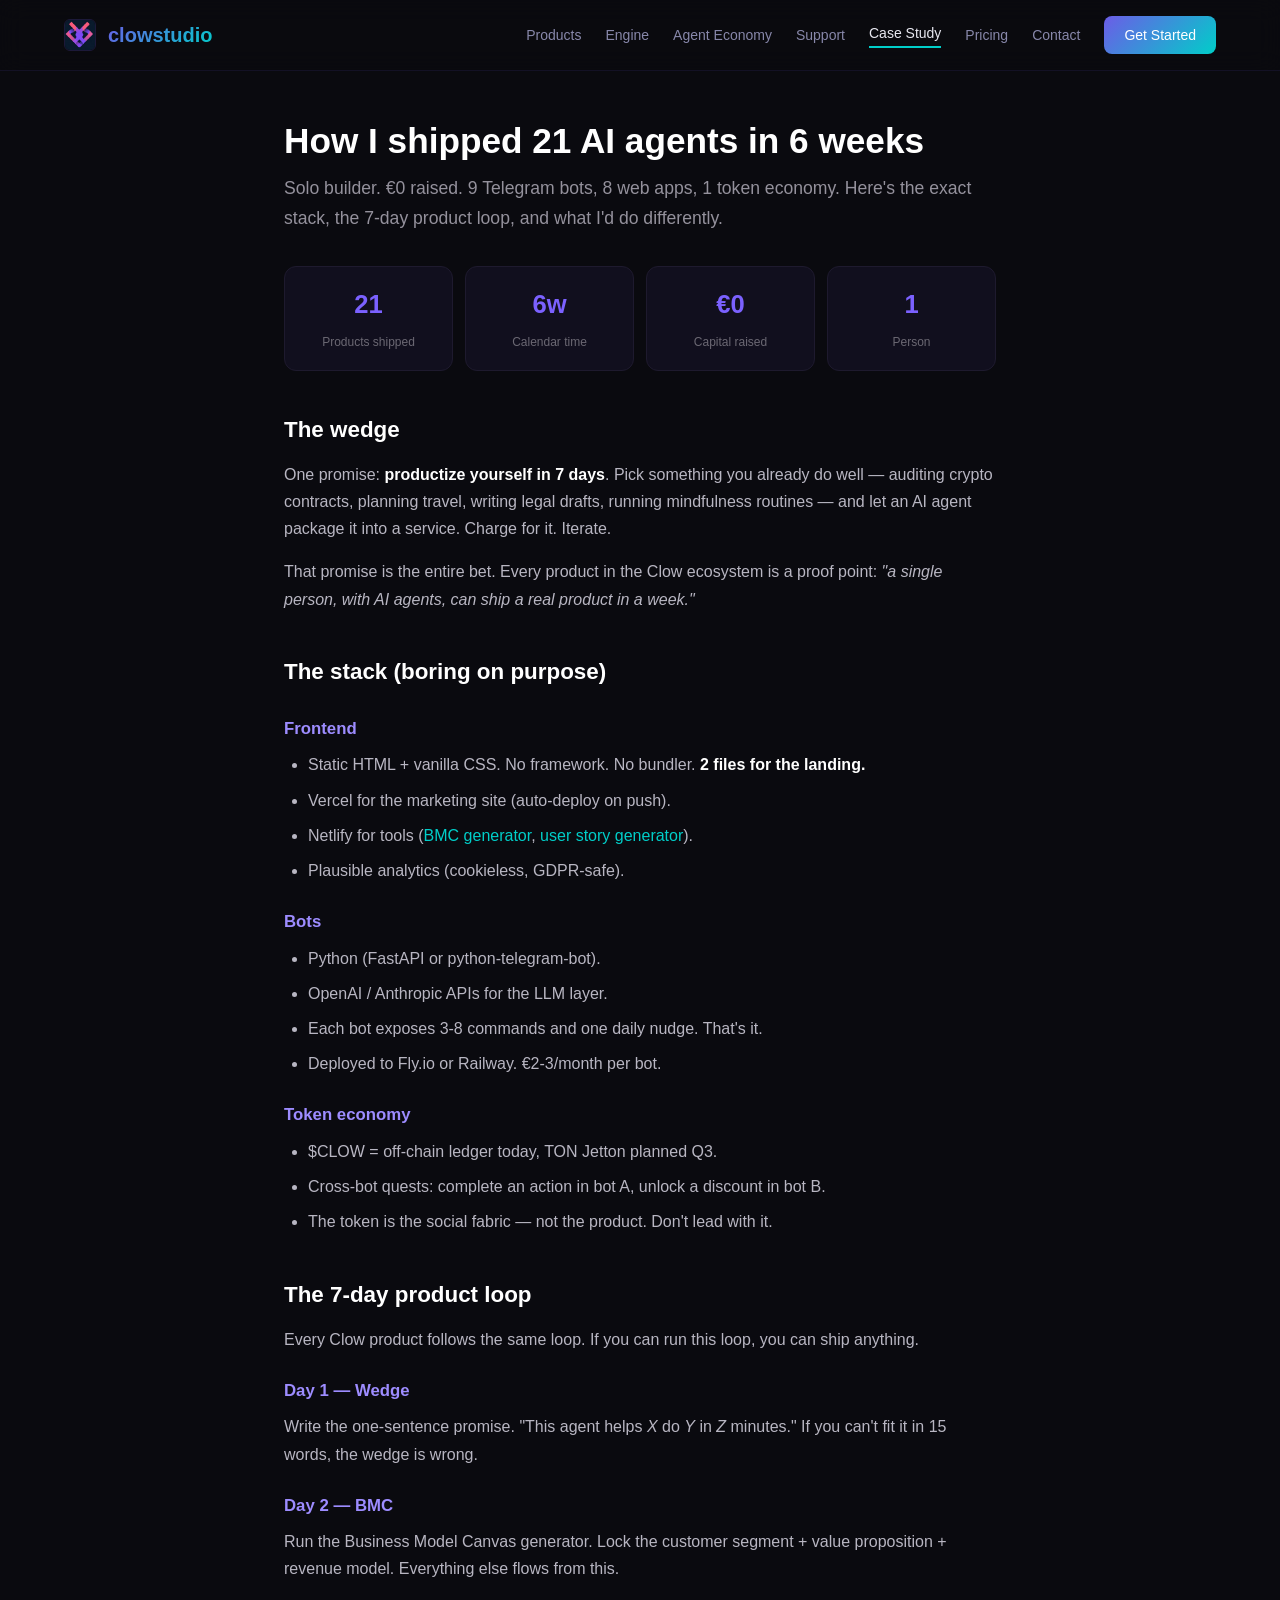
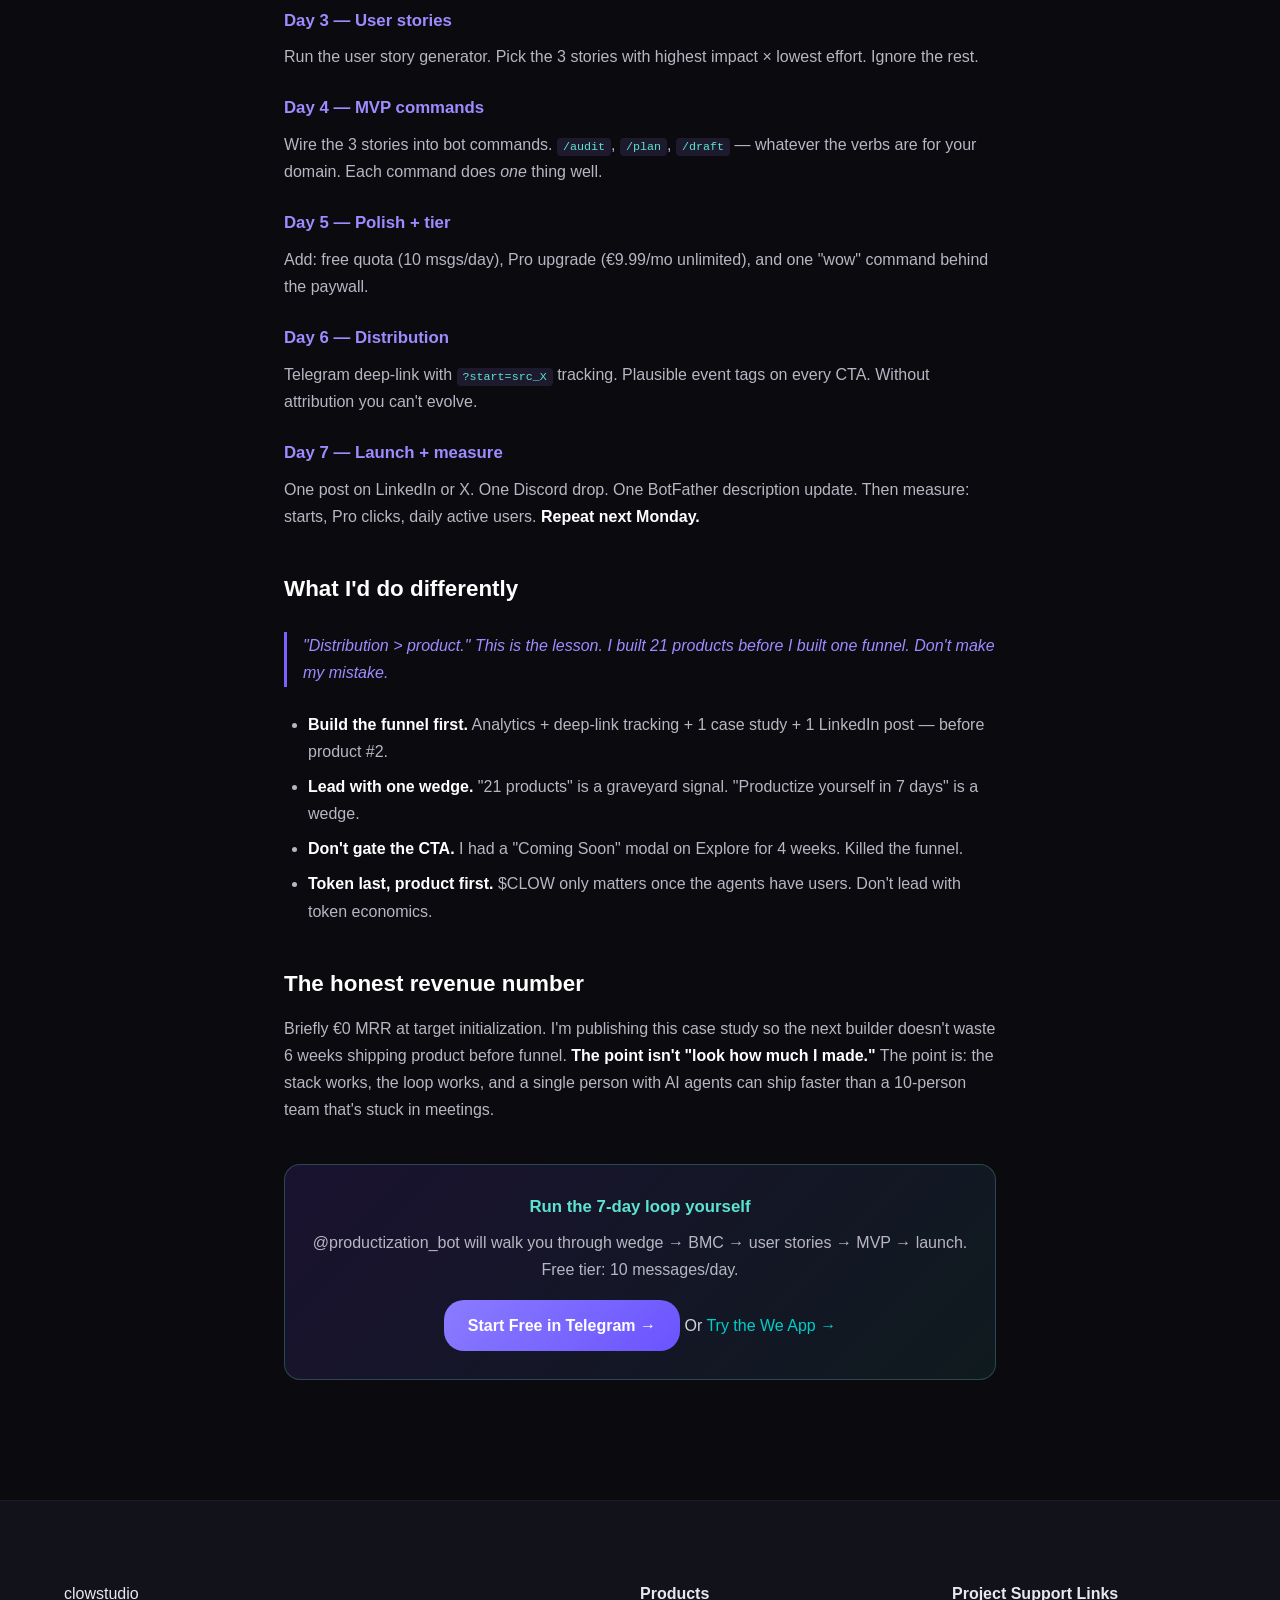
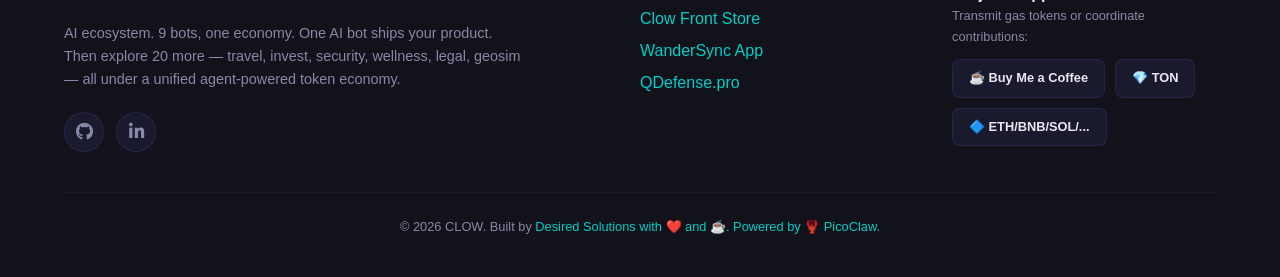
<file: case_study.html>
<!DOCTYPE html>
<html lang="en">
<head>
<meta charset="UTF-8">
<meta name="viewport" content="width=device-width, initial-scale=1.0">
<title>How I shipped 21 AI agents in 6 weeks — Clow case study</title>
<meta name="description" content="Solo builder. €0 raised. 9 Telegram bots, 8 web apps, 1 token economy. Here's the exact stack and 7-day product loop.">
<meta property="og:title" content="How I shipped 21 AI agents in 6 weeks — Clow case study">
<meta property="og:description" content="Solo builder. €0 raised. 9 bots, 8 apps, 1 token economy. Exact stack + 7-day loop.">
<meta property="og:url" content="https://clow-tau.vercel.app/case_study.html">
<meta property="og:type" content="article">

<link rel="icon" type="assets/img/favicons/png" href="/favicon-96x96.png" sizes="96x96" />
<link rel="icon" type="assets/img/favicons/svg+xml" href="/favicon.svg" />
<link rel="shortcut icon" href="assets/img/favicons/favicon.ico" />
<link rel="apple-touch-icon" sizes="180x180" href="assets/img/favicons/apple-touch-icon.png" />
<meta name="apple-mobile-web-app-title" content="clow studio" />
<link rel="manifest" href="/site.webmanifest" />

<link rel="stylesheet" href="https://cdnjs.cloudflare.com/ajax/libs/font-awesome/6.4.0/css/all.min.css">

<style>
  *,*::before,*::after{box-sizing:border-box;margin:0;padding:0}
  :root {
    --bg:#0a0a0f;
    --bg2:#12121a;
    --bg3:#1a1a2e;
    --text:#e8e8f0;
    --text2:#8888aa;
    --accent:#6c5ce7;
    --accent2:#00cec9;
    --accent3:#fd79a8;
    --grad:linear-gradient(135deg,#6c5ce7,#00cec9);
    --radius:12px;
    --shadow:0 4px 24px rgba(108,92,231,0.15);
    --green:#00e676;
  }
  body {
    font-family:-apple-system,BlinkMacSystemFont,'Segoe UI',Roboto,Oxygen,Ubuntu,Cantarell,sans-serif;
    background:var(--bg);
    color:var(--text);
    line-height:1.6;
    padding-top: 100px;
  }
  a{color:var(--accent2);text-decoration:none}
  a:hover{text-decoration:underline}
  .container{max-width:1200px;margin:0 auto;padding:0 24px}

  /* Nav Bar Architecture */
  nav{position:fixed;top:0;left:0;right:0;z-index:1000;background:rgba(10,10,15,0.9);backdrop-filter:blur(12px);border-bottom:1px solid rgba(108,92,231,0.1);padding:16px 24px}
  nav .container{display:flex;align-items:center;justify-content:space-between}
  nav .logo-area{display:flex;align-items:center;gap:12px;cursor:pointer}
  nav .logo-img{height:32px;border-radius:6px;border:1px solid rgba(108,92,231,0.2)}
  nav .logo-text{font-size:1.25rem;font-weight:700;background:var(--grad);-webkit-background-clip:text;-webkit-text-fill-color:transparent;background-clip:text}
  nav .nav-links{display:flex;gap:24px;align-items:center}
  nav .nav-links a{color:var(--text2);font-size:0.875rem;transition:color 0.2s;cursor:pointer;font-weight:500;text-decoration:none}
  nav .nav-links a:hover, nav .nav-links a.active{color:var(--text);border-bottom:2px solid var(--accent2);padding-bottom:2px}
  nav .cta-btn{background:var(--grad);color:#fff!important;padding:8px 20px;border-radius:8px;font-weight:600;font-size:0.875rem;text-decoration:none}
  .mobile-toggle{display:none;background:none;border:none;color:var(--text);font-size:1.5rem;cursor:pointer}

  .case-container {
    max-width: 760px;
    width: 100%;
    margin: 0 auto;
    padding: 20px 24px 80px;
    color: #d4d2dc;
    line-height: 1.7;
  }
  .case-container h1 {
    font-size: 2.2rem;
    font-weight: 800;
    line-height: 1.2;
    margin-bottom: 12px;
    color: #ffffff;
  }
  .case-container .lede {
    color: #94919c;
    font-size: 1.1rem;
    margin-bottom: 32px;
  }
  .case-container h2 {
    font-size: 1.4rem;
    font-weight: 700;
    color: #ffffff;
    margin-top: 40px;
    margin-bottom: 12px;
  }
  .case-container h3 {
    font-size: 1.05rem;
    font-weight: 600;
    color: #9d8cff;
    margin-top: 24px;
    margin-bottom: 8px;
  }
  .case-container p { margin-bottom: 16px; color: #b8b6c2; }
  .case-container ul { margin-bottom: 16px; padding-left: 24px; color: #b8b6c2; }
  .case-container li { margin-bottom: 8px; }
  .case-container strong { color: #ffffff; }
  .case-container code {
    background: #1e1a2e;
    padding: 2px 6px;
    border-radius: 4px;
    font-size: 0.9em;
    color: #5ce3d1;
  }
  .stat-row {
    display: grid;
    grid-template-columns: repeat(4, 1fr);
    gap: 12px;
    margin: 24px 0;
  }
  .stat-pill {
    background: #110f1e;
    border: 1px solid #1e1a2e;
    border-radius: 12px;
    padding: 16px 12px;
    text-align: center;
  }
  .stat-pill .n { font-size: 1.6rem; font-weight: 700; color: #7b61ff; display: block; }
  .stat-pill .l { font-size: 0.75rem; color: #6b6873; }
  .cta-bar {
    background: linear-gradient(135deg, #1a1230 0%, #0f1a1e 100%);
    border: 1px solid rgba(92, 227, 209, 0.25);
    border-radius: 16px;
    padding: 28px 24px;
    margin: 40px 0;
    text-align: center;
  }
  .cta-bar h3 { color: #5ce3d1; margin-top: 0; }
  .cta-bar p { margin-bottom: 16px; }
  .cta-bar .btn {
    display: inline-block;
    background: linear-gradient(135deg, #8a7cff, #6b53ff);
    color: white;
    padding: 12px 24px;
    border-radius: 20px;
    font-weight: 600;
    text-decoration: none;
  }
  blockquote {
    border-left: 3px solid #7b61ff;
    padding-left: 16px;
    margin: 24px 0;
    color: #9d8cff;
    font-style: italic;
  }

  /* Premium Footer Layout */
  .site-footer-premium { background: var(--bg2); padding: 80px 0 40px; border-top: 1px solid rgba(108,92,231,0.1); color: var(--text); }
  .site-footer-premium .grid { display: grid; grid-template-columns: 2fr 1fr 1fr; gap: 48px; margin-bottom: 40px; }
  .footer-desc { font-size: 0.9rem; color: var(--text2); line-height: 1.6; margin-bottom: 20px; max-width: 460px; }
  .footer-social { display: flex; gap: 12px; margin-top: 16px; }
  .social-btn { background: var(--bg3); color: var(--text2); border: 1px solid rgba(108,92,231,0.15); width: 40px; height: 40px; border-radius: 50%; display: flex; align-items: center; justify-content: center; font-size: 1.1rem; transition: all 0.2s ease; }
  .social-btn:hover { background: var(--grad); color: #fff; border-color: transparent; transform: translateY(-2px); box-shadow: var(--shadow); }
  .footer-payments { display: flex; gap: 10px; flex-wrap: wrap; margin-top: 12px; }
  .payment-link { display: inline-flex; align-items: center; background: var(--bg3); color: var(--text); border: 1px solid rgba(108,92,231,0.15); padding: 8px 16px; border-radius: 8px; font-size: 0.8rem; font-weight: 600; cursor: pointer; transition: all 0.2s ease; }
  .payment-link:hover { border-color: var(--accent2); background: rgba(0,206,201,0.05); color: var(--accent2); }
  .toast-msg{position:fixed;bottom:2rem;left:50%;transform:translateX(-50%);background:var(--bg3);border:1px solid rgba(108,92,231,0.3);border-radius:8px;padding:.75rem 1.5rem;color:var(--green);font-size:.9rem;opacity:0;transition:opacity .3s;pointer-events:none;z-index:2000}
  .toast-msg.show{opacity:1}

  @media (max-width: 768px) {
    .stat-row { grid-template-columns: repeat(2, 1fr); }
    .site-footer-premium .grid { grid-template-columns: 1fr; gap: 32px; }
    nav .nav-links{display:none}
    .mobile-toggle{display:block}
  }
</style>
</head>
<body>

<nav>
<div class="container">
<div class="logo-area" onclick="window.location.href='index.html'">
<img src="assets/img/clowlogo_377x377.jpg" alt="clow.studio 🦞" class="logo-img">
<div class="logo-text">clow<span>studio</span></div>
</div>
<div class="nav-links" id="navLinks">
<a href="index.html">Products</a>
<a href="index.html">Engine</a>
<a href="index.html">Agent Economy</a>
<a href="index.html">Support</a>
<a href="case_study.html" class="active">Case Study</a>
<a href="index.html#pricing">Pricing</a>
<a href="index.html#capture">Contact</a>
<a href="https://t.me/deeptechx_bot" class="cta-btn">Get Started</a>
</div>
<button class="mobile-toggle" onclick="document.getElementById('navLinks').classList.toggle('open')">☰</button>
</div>
</nav>

<main class="case-container">

<h1>How I shipped 21 AI agents in 6 weeks</h1>
<p class="lede">Solo builder. €0 raised. 9 Telegram bots, 8 web apps, 1 token economy. Here's the exact stack, the 7-day product loop, and what I'd do differently.</p>

<div class="stat-row">
    <div class="stat-pill"><span class="n">21</span><span class="l">Products shipped</span></div>
    <div class="stat-pill"><span class="n">6w</span><span class="l">Calendar time</span></div>
    <div class="stat-pill"><span class="n">€0</span><span class="l">Capital raised</span></div>
    <div class="stat-pill"><span class="n">1</span><span class="l">Person</span></div>
</div>

<h2>The wedge</h2>
<p>One promise: <strong>productize yourself in 7 days</strong>. Pick something you already do well — auditing crypto contracts, planning travel, writing legal drafts, running mindfulness routines — and let an AI agent package it into a service. Charge for it. Iterate.</p>

<p>That promise is the entire bet. Every product in the Clow ecosystem is a proof point: <em>"a single person, with AI agents, can ship a real product in a week."</em></p>

<h2>The stack (boring on purpose)</h2>

<h3>Frontend</h3>
<ul>
    <li>Static HTML + vanilla CSS. No framework. No bundler. <strong>2 files for the landing.</strong></li>
    <li>Vercel for the marketing site (auto-deploy on push).</li>
    <li>Netlify for tools (<a href="https://bmc-agent.netlify.app/" target="_blank" rel="noopener">BMC generator</a>, <a href="https://user-story-agent.netlify.app/" target="_blank" rel="noopener">user story generator</a>).</li>
    <li>Plausible analytics (cookieless, GDPR-safe).</li>
</ul>

<h3>Bots</h3>
<ul>
    <li>Python (FastAPI or python-telegram-bot).</li>
    <li>OpenAI / Anthropic APIs for the LLM layer.</li>
    <li>Each bot exposes 3-8 commands and one daily nudge. That's it.</li>
    <li>Deployed to Fly.io or Railway. €2-3/month per bot.</li>
</ul>

<h3>Token economy</h3>
<ul>
    <li>$CLOW = off-chain ledger today, TON Jetton planned Q3.</li>
    <li>Cross-bot quests: complete an action in bot A, unlock a discount in bot B.</li>
    <li>The token is the social fabric — not the product. Don't lead with it.</li>
</ul>

<h2>The 7-day product loop</h2>
<p>Every Clow product follows the same loop. If you can run this loop, you can ship anything.</p>

<h3>Day 1 — Wedge</h3>
<p>Write the one-sentence promise. "This agent helps <em>X</em> do <em>Y</em> in <em>Z</em> minutes." If you can't fit it in 15 words, the wedge is wrong.</p>

<h3>Day 2 — BMC</h3>
<p>Run the Business Model Canvas generator. Lock the customer segment + value proposition + revenue model. Everything else flows from this.</p>

<h3>Day 3 — User stories</h3>
<p>Run the user story generator. Pick the 3 stories with highest impact × lowest effort. Ignore the rest.</p>

<h3>Day 4 — MVP commands</h3>
<p>Wire the 3 stories into bot commands. <code>/audit</code>, <code>/plan</code>, <code>/draft</code> — whatever the verbs are for your domain. Each command does <em>one</em> thing well.</p>

<h3>Day 5 — Polish + tier</h3>
<p>Add: free quota (10 msgs/day), Pro upgrade (€9.99/mo unlimited), and one "wow" command behind the paywall.</p>

<h3>Day 6 — Distribution</h3>
<p>Telegram deep-link with <code>?start=src_X</code> tracking. Plausible event tags on every CTA. Without attribution you can't evolve.</p>

<h3>Day 7 — Launch + measure</h3>
<p>One post on LinkedIn or X. One Discord drop. One BotFather description update. Then measure: starts, Pro clicks, daily active users. <strong>Repeat next Monday.</strong></p>

<h2>What I'd do differently</h2>
<blockquote>"Distribution &gt; product." This is the lesson. I built 21 products before I built one funnel. Don't make my mistake.</blockquote>

<ul>
    <li><strong>Build the funnel first.</strong> Analytics + deep-link tracking + 1 case study + 1 LinkedIn post — before product #2.</li>
    <li><strong>Lead with one wedge.</strong> "21 products" is a graveyard signal. "Productize yourself in 7 days" is a wedge.</li>
    <li><strong>Don't gate the CTA.</strong> I had a "Coming Soon" modal on Explore for 4 weeks. Killed the funnel.</li>
    <li><strong>Token last, product first.</strong> $CLOW only matters once the agents have users. Don't lead with token economics.</li>
</ul>

<h2>The honest revenue number</h2>
<p>Briefly €0 MRR at target initialization. I'm publishing this case study so the next builder doesn't waste 6 weeks shipping product before funnel. <strong>The point isn't "look how much I made."</strong> The point is: the stack works, the loop works, and a single person with AI agents can ship faster than a 10-person team that's stuck in meetings.</p>

<div class="cta-bar">
    <h3>Run the 7-day loop yourself</h3>
    <p>@productization_bot will walk you through wedge → BMC → user stories → MVP → launch. Free tier: 10 messages/day.</p>
    <a class="btn" href="https://t.me/productization_bot?start=src_case_bottom" target="_blank" rel="noopener">Start Free in Telegram →</a> Or
    <a class="cta-btn" href="https://productizeyou.online" target="_blank" rel="noopener">Try the We App →</a>
</div>

</main>

<footer class="site-footer-premium">
  <div class="container">
    <div class="grid">
      <div>
        <div class="logo-area" style="margin-bottom:16px;">
          <div class="logo-text">clow<span>studio</span></div>
        </div>
        <p class="footer-desc">AI ecosystem. 9 bots, one economy. One AI bot ships your product. Then explore 20 more — travel, invest, security, wellness, legal, geosim — all under a unified agent-powered token economy.</p>
        <div class="footer-social">
          <a href="https://github.com/dnzengou/wandersync-travel" target="_blank" class="social-btn"><i class="fa-brands fa-github"></i></a>
          <a href="https://www.linkedin.com/in/dnzengou" target="_blank" class="social-btn"><i class="fa-brands fa-linkedin-in"></i></a>
        </div>
      </div>

      <div>
        <h4>Products</h4>
        <p style="margin-bottom: 6px;"><a href="index.html">Clow Front Store</a></p>
        <p style="margin-bottom: 6px;"><a href="https://wandersync.life" target="_blank">WanderSync App</a></p>
        <p style="margin-bottom: 6px;"><a href="https://qdefense.pro" target="_blank">QDefense.pro</a></p>
      </div>

      <div>
        <h4>Project Support Links</h4>
        <p style="font-size:0.8rem; color:var(--text2); margin-bottom:12px;">Transmit gas tokens or coordinate contributions:</p>
        <div class="footer-payments">
          <a href="https://buymeacoffee.com/yavro" target="_blank" class="payment-link">☕ Buy Me a Coffee</a>
          <span class="payment-link" onclick="triggerDirectCopy('UQBvgWPdj9J7SUMQCJxHvVXTc6uNE10SbB2g1waTxrh_4liP', 'TON address copied')">💎 TON </span>
          <span class="payment-link" onclick="triggerDirectCopy('0xB2c4D12e01Bb3edAb015FaA441FD04B566b186Ba', 'Multi-chain hex address copied')">🔷 ETH/BNB/SOL/... </span>
        </div>
      </div>
    </div>

    <div class="bottom" style="border-top: 1px solid rgba(108,92,231,0.1); padding-top: 24px; text-align: center; font-size: 0.8rem; color: var(--text2);">
      <p>© 2026 <span id="secret-portal-trigger" style="cursor: pointer; color: var(--text2)">CLOW</span>. Built by <a href="https://desiredsolutions.space" target="_blank">Desired Solutions with ❤️ and ☕. Powered by 🦞 PicoClaw. </p>
    </div>
  </div>
</footer>

<div class="toast-msg" id="toastBox">✅ Notification updated</div>

<script>
function triggerDirectCopy(textToCopy, toastMessage) {
  navigator.clipboard.writeText(textToCopy).then(() => {
    const box = document.getElementById('toastBox');
    box.textContent = toastMessage;
    box.classList.add('show');
    setTimeout(() => box.classList.remove('show'), 2000);
  });
}
</script>
</body>
</html>
</file>
